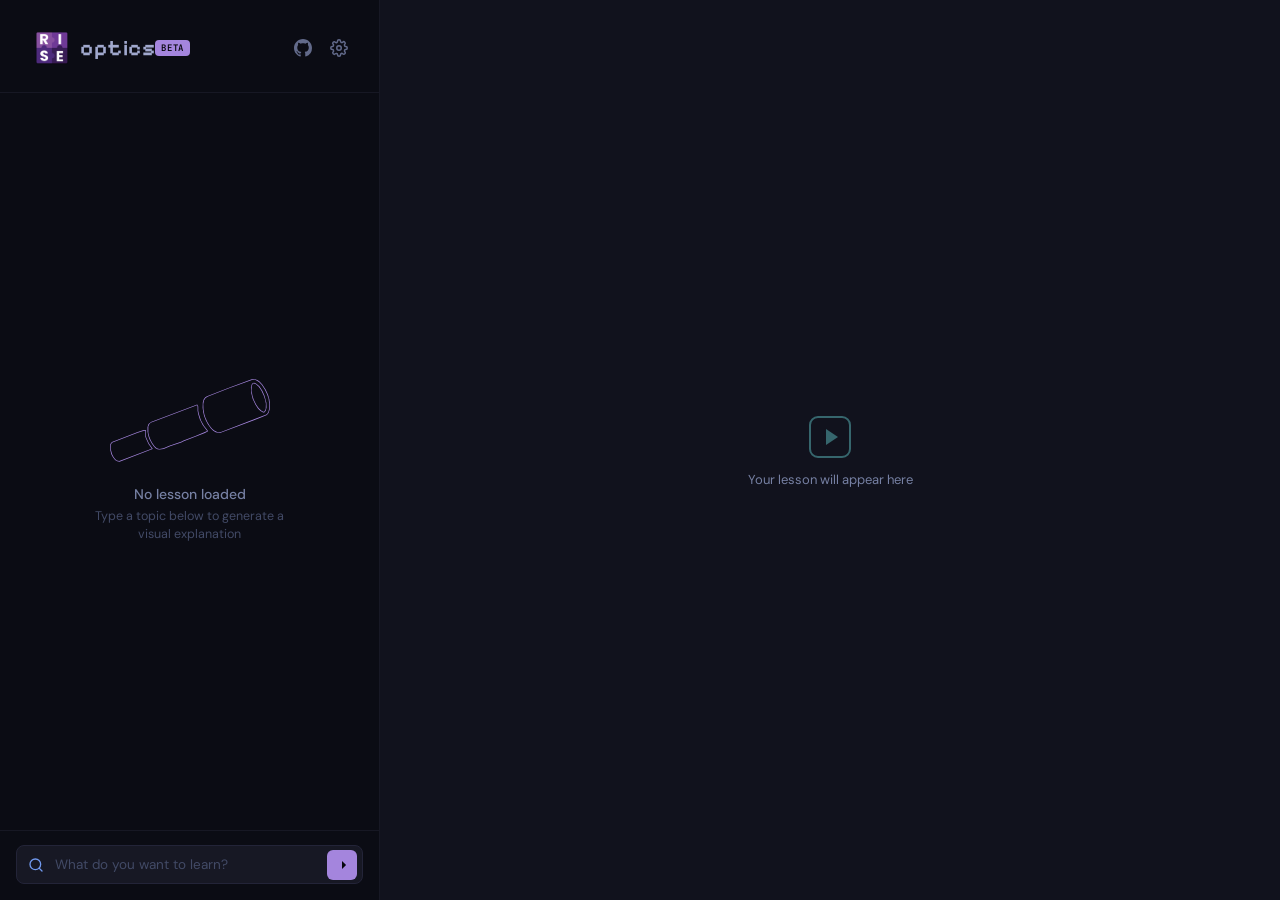
<file: frontend/index.html>
<!doctype html>
<html lang="en">
    <head>
        <meta charset="UTF-8" />
        <meta name="viewport" content="width=device-width, initial-scale=1.0" />
        <title>Optics</title>
        <link rel="icon" href="public/favicon.ico" type="image/x-icon" />
        <link rel="apple-touch-icon" href="public/favicon.ico" />
        <link rel="preconnect" href="https://fonts.googleapis.com" />
        <link rel="preconnect" href="https://fonts.gstatic.com" crossorigin />
        <link
            href="https://fonts.googleapis.com/css2?family=DM+Sans:ital,wght@0,300;0,400;0,500;0,600;0,700&family=JetBrains+Mono:wght@400;500&family=Pixelify+Sans:wght@400..700&display=swap"
            rel="stylesheet"
        />
        <link rel="stylesheet" href="styles.css" />
        <script src="script.js" defer></script>
    </head>
    <body>
        <aside class="sidebar">
            <div class="sidebar-header">
                <div class="logo-row">
                    <img src="public/Sticker.svg" alt="RISE" class="logo-img" />
                    <span class="logo-text">optics</span>
                    <span class="beta-tag">BETA</span>
                    <div class="header-actions">
                        <a href="https://github.com/risestem/project-optics" target="_blank" rel="noopener noreferrer" class="header-btn" title="GitHub">
                            <svg viewBox="0 0 24 24" fill="currentColor" width="20" height="20">
                                <path d="M12 0C5.37 0 0 5.37 0 12c0 5.31 3.435 9.795 8.205 11.385.6.105.825-.255.825-.57 0-.285-.015-1.23-.015-2.235-3.015.555-3.795-.735-4.035-1.41-.135-.345-.72-1.41-1.23-1.695-.42-.225-1.02-.78-.015-.795.945-.015 1.62.87 1.845 1.23 1.08 1.815 2.805 1.305 3.495.99.105-.78.42-1.305.765-1.605-2.67-.3-5.46-1.335-5.46-5.925 0-1.305.465-2.385 1.23-3.225-.12-.3-.54-1.53.12-3.18 0 0 1.005-.315 3.3 1.23.96-.27 1.98-.405 3-.405s2.04.135 3 .405c2.295-1.56 3.3-1.23 3.3-1.23.66 1.65.24 2.88.12 3.18.765.84 1.23 1.905 1.23 3.225 0 4.605-2.805 5.625-5.475 5.925.435.375.81 1.095.81 2.22 0 1.605-.015 2.895-.015 3.3 0 .315.225.69.825.57A12.02 12.02 0 0024 12c0-6.63-5.37-12-12-12z"/>
                            </svg>
                        </a>
                        <div class="settings-wrapper">
                            <button class="header-btn" id="settingsBtn" title="Settings">
                                <svg viewBox="0 0 24 24" fill="none" stroke="currentColor" stroke-width="2" stroke-linecap="round" stroke-linejoin="round" width="20" height="20">
                                    <circle cx="12" cy="12" r="3"/>
                                    <path d="M19.4 15a1.65 1.65 0 00.33 1.82l.06.06a2 2 0 010 2.83 2 2 0 01-2.83 0l-.06-.06a1.65 1.65 0 00-1.82-.33 1.65 1.65 0 00-1 1.51V21a2 2 0 01-4 0v-.09A1.65 1.65 0 009 19.4a1.65 1.65 0 00-1.82.33l-.06.06a2 2 0 01-2.83-2.83l.06-.06A1.65 1.65 0 004.68 15a1.65 1.65 0 00-1.51-1H3a2 2 0 010-4h.09A1.65 1.65 0 004.6 9a1.65 1.65 0 00-.33-1.82l-.06-.06a2 2 0 012.83-2.83l.06.06A1.65 1.65 0 009 4.68a1.65 1.65 0 001-1.51V3a2 2 0 014 0v.09a1.65 1.65 0 001 1.51 1.65 1.65 0 001.82-.33l.06-.06a2 2 0 012.83 2.83l-.06.06A1.65 1.65 0 0019.4 9a1.65 1.65 0 001.51 1H21a2 2 0 010 4h-.09a1.65 1.65 0 00-1.51 1z"/>
                                </svg>
                            </button>
                            <div class="settings-dropdown" id="settingsDropdown">
                                <div class="settings-dropdown-content">
                                    <div class="settings-item">
                                        <span class="settings-item-label">Appearance</span>
                                        <button class="theme-toggle" id="themeToggle" aria-label="Toggle light mode">
                                            <div class="theme-toggle-track">
                                                <svg class="theme-icon sun-icon" viewBox="0 0 24 24" fill="none" stroke="currentColor" stroke-width="2" stroke-linecap="round">
                                                    <circle cx="12" cy="12" r="5"/>
                                                    <line x1="12" y1="1" x2="12" y2="3"/>
                                                    <line x1="12" y1="21" x2="12" y2="23"/>
                                                    <line x1="4.22" y1="4.22" x2="5.64" y2="5.64"/>
                                                    <line x1="18.36" y1="18.36" x2="19.78" y2="19.78"/>
                                                    <line x1="1" y1="12" x2="3" y2="12"/>
                                                    <line x1="21" y1="12" x2="23" y2="12"/>
                                                    <line x1="4.22" y1="19.78" x2="5.64" y2="18.36"/>
                                                    <line x1="18.36" y1="5.64" x2="19.78" y2="4.22"/>
                                                </svg>
                                                <svg class="theme-icon moon-icon" viewBox="0 0 24 24" fill="none" stroke="currentColor" stroke-width="2" stroke-linecap="round">
                                                    <path d="M21 12.79A9 9 0 1111.21 3 7 7 0 0021 12.79z"/>
                                                </svg>
                                                <div class="theme-toggle-thumb"></div>
                                            </div>
                                        </button>
                                    </div>
                                </div>
                            </div>
                        </div>
                    </div>
                </div>
            </div>

            <div class="steps-container" id="stepsContainer">
                <div class="empty-state" id="emptyState">
                    <div class="empty-logo">
                        <svg
                            xmlns="http://www.w3.org/2000/svg"
                            viewBox="0 0 981 508"
                            fill="none"
                        >
                            <path
                                d="M 220 312 L 207 313 L 166 327 L 12 387 L 5 394 L 1 403 L 0 429 L 8 461 L 16 477 L 26 491 L 33 498 L 44 505 L 59 507 L 261 430 L 261 426 L 239 396 L 223 360 L 220 350 Z M 216 317 L 216 351 L 220 364 L 236 399 L 255 425 L 255 428 L 57 503 L 48 502 L 40 498 L 31 490 L 21 477 L 13 462 L 4 429 L 5 404 L 9 396 L 15 390 L 170 330 L 208 317 Z M 535 156 L 251 263 L 238 274 L 234 281 L 230 296 L 230 323 L 236 352 L 242 369 L 256 396 L 269 414 L 279 424 L 291 431 L 303 433 L 329 429 L 368 413 L 437 389 L 452 381 L 582 331 L 601 320 L 598 314 L 576 287 L 558 254 L 545 215 L 541 194 L 541 168 Z M 533 161 L 537 169 L 537 194 L 541 216 L 551 248 L 569 284 L 596 319 L 524 350 L 451 377 L 436 385 L 364 410 L 328 425 L 305 429 L 295 428 L 285 423 L 273 412 L 258 391 L 247 370 L 240 351 L 235 329 L 235 291 L 241 277 L 249 269 Z M 877 24 L 870 30 L 864 49 L 866 86 L 875 122 L 892 158 L 908 182 L 921 195 L 939 205 L 946 205 L 955 195 L 960 175 L 959 145 L 947 101 L 934 72 L 916 45 L 895 27 L 884 23 Z M 878 28 L 883 27 L 895 32 L 912 47 L 928 70 L 943 102 L 951 127 L 956 152 L 955 181 L 953 189 L 945 201 L 940 201 L 929 195 L 912 180 L 897 158 L 881 126 L 873 100 L 868 70 L 869 44 L 873 33 Z M 917 16 L 906 8 L 890 1 L 869 2 L 717 58 L 595 106 L 584 112 L 574 126 L 569 144 L 568 176 L 571 201 L 577 227 L 587 253 L 600 278 L 619 304 L 633 317 L 648 326 L 662 330 L 678 330 L 929 235 L 962 221 L 972 209 L 979 187 L 980 147 L 977 124 L 969 97 L 955 66 L 934 34 Z M 915 20 L 931 37 L 949 64 L 963 93 L 972 120 L 976 148 L 975 186 L 971 201 L 965 212 L 959 218 L 681 325 L 662 326 L 654 324 L 639 316 L 626 305 L 611 287 L 597 264 L 584 235 L 578 215 L 573 186 L 572 154 L 577 130 L 586 116 L 601 108 L 726 59 L 870 6 L 889 5 L 901 10 Z"
                                fill="currentColor"
                                fill-rule="evenodd"
                            />
                        </svg>
                    </div>
                    <h3>No lesson loaded</h3>
                    <p>Type a topic below to generate a visual explanation</p>
                </div>
            </div>

            <div class="sidebar-footer">
                <form class="search-box" id="promptForm">
                    <svg
                        class="search-icon"
                        viewBox="0 0 24 24"
                        fill="none"
                        stroke="currentColor"
                        stroke-width="2"
                        stroke-linecap="round"
                    >
                        <circle cx="11" cy="11" r="8" />
                        <line x1="21" y1="21" x2="16.65" y2="16.65" />
                    </svg>
                    <input
                        type="text"
                        id="promptInput"
                        placeholder="What do you want to learn?"
                        autocomplete="off"
                    />
                    <button type="submit" class="search-submit">
                        <svg viewBox="0 0 24 24">
                            <path d="M5 12h14M12 5l7 7-7 7" />
                        </svg>
                    </button>
                </form>
            </div>
        </aside>

        <main class="main-content">
            <div class="video-wrapper" id="videoWrapper">
                <div class="video-placeholder" id="videoPlaceholder">
                    <svg
                        viewBox="0 0 24 24"
                        fill="none"
                        stroke="currentColor"
                        stroke-width="1"
                        stroke-linecap="round"
                    >
                        <rect x="2" y="2" width="20" height="20" rx="4" />
                        <polygon
                            points="10 8 16 12 10 16 10 8"
                            fill="currentColor"
                            stroke="none"
                        />
                    </svg>
                    <span>Your lesson will appear here</span>
                </div>
            </div>
            <div class="progress-bar" id="progressBar" style="display: none">
                <div class="progress-fill" id="progressFill"></div>
            </div>
        </main>
    </body>
</html>
</file>
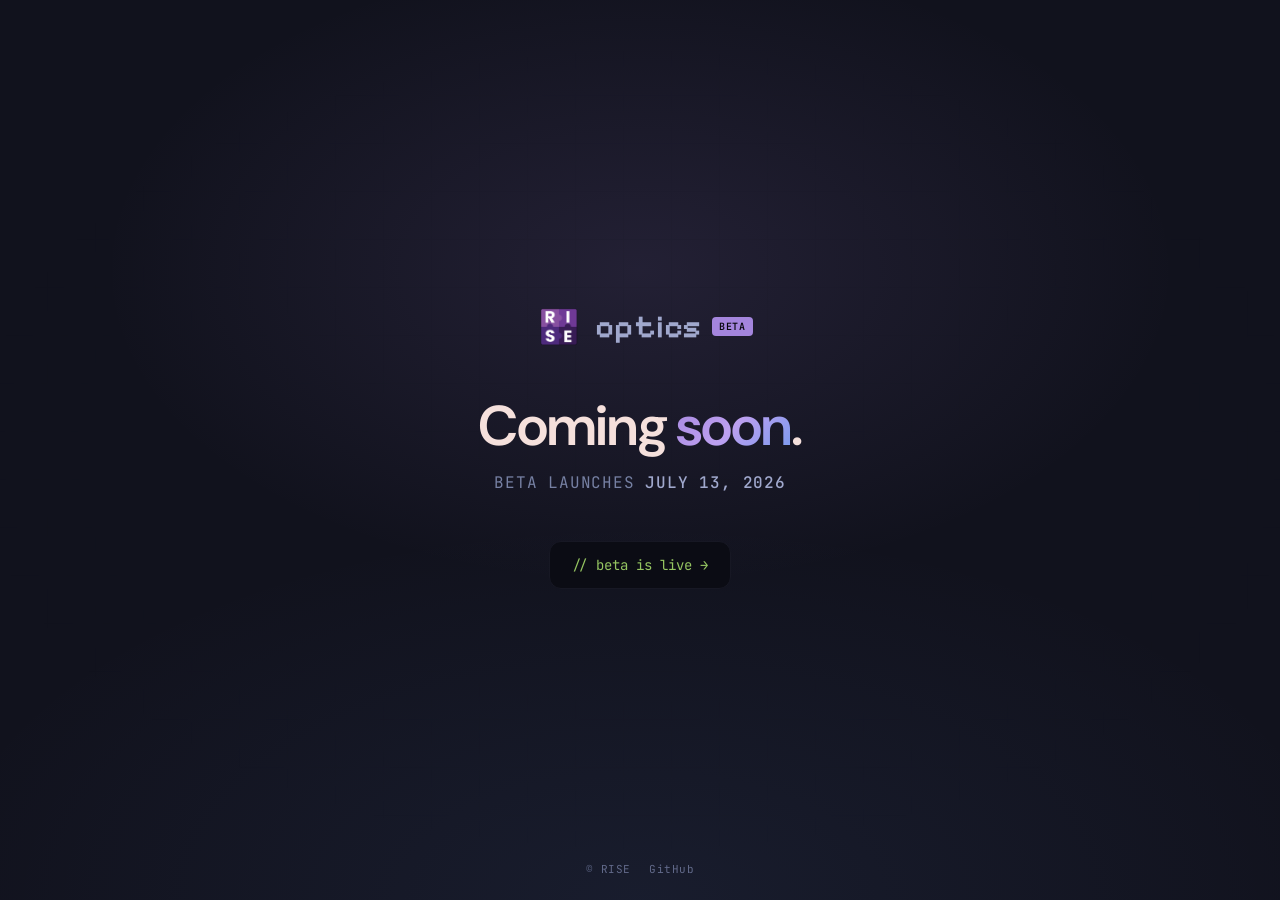
<file: frontend/teaser/index.html>
<!doctype html>
<html lang="en">
    <head>
        <meta charset="UTF-8" />
        <meta name="viewport" content="width=device-width, initial-scale=1.0" />
        <title>Optics — Beta Coming Soon</title>
        <meta name="description" content="Optics beta launches July 13." />
        <link rel="icon" href="assets/favicon.ico" type="image/x-icon" />
        <link rel="apple-touch-icon" href="assets/favicon.ico" />
        <link rel="preconnect" href="https://fonts.googleapis.com" />
        <link rel="preconnect" href="https://fonts.gstatic.com" crossorigin />
        <link
            href="https://fonts.googleapis.com/css2?family=DM+Sans:ital,wght@0,300;0,400;0,500;0,600;0,700&family=JetBrains+Mono:wght@400;500;600&family=Pixelify+Sans:wght@400..700&display=swap"
            rel="stylesheet"
        />
        <style>
            :root {
                --rosewater: #f5e0dc;
                --flamingo: #ee6d85;
                --pink: #d57eeb;
                --mauve: #a485dd;
                --red: #ee6d85;
                --peach: #f6955b;
                --yellow: #d7a65f;
                --green: #95c561;
                --teal: #63cdcf;
                --sapphire: #7199ee;
                --blue: #7199ee;
                --lavender: #bda0f0;
                --text: #a0a8cd;
                --subtext1: #8b94bd;
                --subtext0: #7680a3;
                --overlay2: #626a8a;
                --overlay1: #525a78;
                --overlay0: #424a66;
                --surface2: #2e2f45;
                --surface1: #232438;
                --surface0: #171824;
                --base: #11121d;
                --mantle: #0b0c14;
                --crust: #06070c;
            }

            * {
                margin: 0;
                padding: 0;
                box-sizing: border-box;
            }

            html,
            body {
                height: 100%;
            }

            body {
                font-family: "DM Sans", sans-serif;
                background: var(--base);
                color: var(--text);
                min-height: 100vh;
                overflow: hidden;
                display: flex;
                flex-direction: column;
                align-items: center;
                justify-content: center;
                position: relative;
                padding: 24px;
            }

            /* Subtle radial backdrop */
            body::before {
                content: "";
                position: absolute;
                inset: 0;
                background:
                    radial-gradient(
                        ellipse 60% 50% at 50% 30%,
                        rgba(164, 133, 221, 0.12),
                        transparent 70%
                    ),
                    radial-gradient(
                        ellipse 80% 60% at 50% 100%,
                        rgba(113, 153, 238, 0.08),
                        transparent 70%
                    );
                pointer-events: none;
                z-index: 0;
            }

            /* Faint grid */
            body::after {
                content: "";
                position: absolute;
                inset: 0;
                background-image:
                    linear-gradient(var(--surface0) 1px, transparent 1px),
                    linear-gradient(
                        90deg,
                        var(--surface0) 1px,
                        transparent 1px
                    );
                background-size: 48px 48px;
                background-position: -1px -1px;
                mask-image: radial-gradient(
                    ellipse 70% 60% at 50% 50%,
                    rgba(0, 0, 0, 0.4),
                    transparent 75%
                );
                -webkit-mask-image: radial-gradient(
                    ellipse 70% 60% at 50% 50%,
                    rgba(0, 0, 0, 0.4),
                    transparent 75%
                );
                opacity: 0.5;
                pointer-events: none;
                z-index: 0;
            }

            .container {
                position: relative;
                z-index: 1;
                display: flex;
                flex-direction: column;
                align-items: center;
                text-align: center;
                max-width: 720px;
                width: 100%;
                animation: fade-up 0.8s cubic-bezier(0.25, 0.8, 0.25, 1) both;
            }

            @keyframes fade-up {
                from {
                    opacity: 0;
                    transform: translateY(12px);
                }
                to {
                    opacity: 1;
                    transform: translateY(0);
                }
            }

            .logo-row {
                display: flex;
                align-items: center;
                gap: 4px;
                margin-bottom: 36px;
            }

            .logo-img {
                width: 64px;
                height: 64px;
                object-fit: contain;
                image-rendering: pixelated;
                image-rendering: crisp-edges;
            }

            .logo-text {
                font-family: "Pixelify Sans", "DM Sans", sans-serif;
                font-size: 32px;
                font-weight: 600;
                letter-spacing: 0.5px;
                color: var(--text);
            }

            .beta-tag {
                font-family: "JetBrains Mono", monospace;
                font-size: 10px;
                font-weight: 600;
                letter-spacing: 0.8px;
                padding: 3px 7px;
                border-radius: 4px;
                background: var(--mauve);
                color: var(--crust);
                margin-left: 6px;
                align-self: center;
            }

            h1 {
                font-family: "DM Sans", sans-serif;
                font-size: clamp(32px, 6vw, 56px);
                font-weight: 600;
                line-height: 1.1;
                letter-spacing: -0.02em;
                color: var(--rosewater);
                margin-bottom: 16px;
            }

            h1 .accent {
                background: linear-gradient(
                    135deg,
                    var(--mauve) 0%,
                    var(--lavender) 50%,
                    var(--sapphire) 100%
                );
                -webkit-background-clip: text;
                background-clip: text;
                -webkit-text-fill-color: transparent;
                color: transparent;
            }

            .subtitle {
                font-size: clamp(14px, 2vw, 16px);
                color: var(--subtext0);
                margin-bottom: 48px;
                font-family: "JetBrains Mono", monospace;
                letter-spacing: 0.05em;
            }

            .subtitle .date {
                color: var(--text);
                font-weight: 500;
            }

            .countdown {
                display: flex;
                gap: 12px;
                flex-wrap: wrap;
                justify-content: center;
                margin-bottom: 16px;
            }

            .unit {
                background: var(--mantle);
                border: 1px solid var(--surface0);
                border-radius: 14px;
                padding: 20px 24px;
                min-width: 96px;
                display: flex;
                flex-direction: column;
                align-items: center;
                gap: 6px;
                transition:
                    border-color 0.3s ease,
                    transform 0.3s ease;
            }

            .unit:hover {
                border-color: var(--surface2);
                transform: translateY(-2px);
            }

            .unit-value {
                font-family: "JetBrains Mono", monospace;
                font-size: clamp(28px, 5vw, 40px);
                font-weight: 600;
                color: var(--rosewater);
                line-height: 1;
                font-variant-numeric: tabular-nums;
            }

            .unit-label {
                font-family: "JetBrains Mono", monospace;
                font-size: 10px;
                font-weight: 500;
                letter-spacing: 0.15em;
                text-transform: uppercase;
                color: var(--overlay2);
            }

            .launched {
                font-family: "JetBrains Mono", monospace;
                font-size: 14px;
                color: var(--green);
                padding: 14px 22px;
                border: 1px solid var(--surface0);
                border-radius: 12px;
                background: var(--mantle);
            }

            .footer {
                position: absolute;
                bottom: 24px;
                left: 0;
                right: 0;
                display: flex;
                justify-content: center;
                gap: 18px;
                font-family: "JetBrains Mono", monospace;
                font-size: 11px;
                color: var(--overlay1);
                z-index: 1;
                letter-spacing: 0.05em;
            }

            .footer a {
                color: var(--overlay2);
                text-decoration: none;
                transition: color 0.15s ease;
            }

            .footer a:hover {
                color: var(--text);
            }

            @media (max-width: 540px) {
                .unit {
                    min-width: 76px;
                    padding: 16px 14px;
                }
                .countdown {
                    gap: 8px;
                }
                .logo-row {
                    margin-bottom: 28px;
                }
            }
        </style>
    </head>
    <body>
        <div class="container">
            <div class="logo-row">
                <img
                    src="assets/Sticker.svg"
                    alt="Optics"
                    class="logo-img"
                />
                <span class="logo-text">optics</span>
                <span class="beta-tag">BETA</span>
            </div>

            <h1>Coming <span class="accent">soon</span>.</h1>
            <p class="subtitle">
                BETA LAUNCHES <span class="date">JULY 13, 2026</span>
            </p>

            <div class="countdown" id="countdown" aria-live="polite">
                <div class="unit">
                    <span class="unit-value" id="days">00</span>
                    <span class="unit-label">Days</span>
                </div>
                <div class="unit">
                    <span class="unit-value" id="hours">00</span>
                    <span class="unit-label">Hours</span>
                </div>
                <div class="unit">
                    <span class="unit-value" id="minutes">00</span>
                    <span class="unit-label">Minutes</span>
                </div>
                <div class="unit">
                    <span class="unit-value" id="seconds">00</span>
                    <span class="unit-label">Seconds</span>
                </div>
            </div>
        </div>

        <div class="footer">
            <span
                >©
                <a
                    href="https://risestem.org"
                    target="_blank"
                    rel="noopener noreferrer"
                    >RISE</a
                ></span
            >
            <a
                href="https://github.com/risestem/project-optics"
                target="_blank"
                rel="noopener noreferrer"
                >GitHub</a
            >
        </div>

        <script>
            const target = new Date("2026-07-13T00:00:00").getTime();
            const $days = document.getElementById("days");
            const $hours = document.getElementById("hours");
            const $minutes = document.getElementById("minutes");
            const $seconds = document.getElementById("seconds");
            const $countdown = document.getElementById("countdown");

            const pad = (n) => String(n).padStart(2, "0");

            function tick() {
                const diff = target - Date.now();
                if (diff <= 0) {
                    $countdown.innerHTML =
                        '<div class="launched">// beta is live →</div>';
                    return false;
                }
                const days = Math.floor(diff / 86400000);
                const hours = Math.floor((diff / 3600000) % 24);
                const minutes = Math.floor((diff / 60000) % 60);
                const seconds = Math.floor((diff / 1000) % 60);
                $days.textContent = pad(days);
                $hours.textContent = pad(hours);
                $minutes.textContent = pad(minutes);
                $seconds.textContent = pad(seconds);
                return true;
            }

            tick();
            const interval = setInterval(() => {
                if (!tick()) clearInterval(interval);
            }, 1000);
        </script>
    </body>
</html>
</file>
<file: frontend/styles.css>
:root {
    /* Tokyodark */
    --rosewater: #f5e0dc;
    --flamingo: #ee6d85;
    --pink: #d57eeb;
    --mauve: #a485dd;
    --red: #ee6d85;
    --maroon: #e06c75;
    --peach: #f6955b;
    --yellow: #d7a65f;
    --green: #95c561;
    --teal: #63cdcf;
    --sky: #63cdcf;
    --sapphire: #7199ee;
    --blue: #7199ee;
    --lavender: #bda0f0;
    --text: #a0a8cd;
    --subtext1: #8b94bd;
    --subtext0: #7680a3;
    --overlay2: #626a8a;
    --overlay1: #525a78;
    --overlay0: #424a66;
    --surface2: #2e2f45;
    --surface1: #232438;
    --surface0: #171824;
    --base: #11121d;
    --mantle: #0b0c14;
    --crust: #06070c;
}

[data-theme="light"] {
    /* Tokyo Night Light */
    --rosewater: #f5e0dc;
    --flamingo: #d63e6c;
    --pink: #b946a8;
    --mauve: #7847bd;
    --red: #c0302e;
    --maroon: #b4434e;
    --peach: #b15c00;
    --yellow: #8f6a18;
    --green: #4e7a2d;
    --teal: #118c8e;
    --sky: #118c8e;
    --sapphire: #3660c1;
    --blue: #3660c1;
    --lavender: #9266d0;
    --text: #1a1e33;
    --subtext1: #2e3450;
    --subtext0: #434968;
    --overlay2: #6a7194;
    --overlay1: #8189aa;
    --overlay0: #959dbd;
    --surface2: #c4c8dd;
    --surface1: #d8dbed;
    --surface0: #e4e7f4;
    --base: #d5d6db;
    --mantle: #e9eaf0;
    --crust: #f0f1f5;
}

[data-theme="light"] .search-box input {
    background: #fff;
    border-color: var(--surface2);
    box-shadow: 0 1px 3px rgba(0, 0, 0, 0.08);
}

[data-theme="light"] .search-box input:focus {
    border-color: var(--mauve);
    box-shadow: 0 0 0 3px rgba(120, 71, 189, 0.12);
}

[data-theme="light"] .settings-dropdown {
    box-shadow: 0 8px 24px rgba(0, 0, 0, 0.12);
}

* {
    margin: 0;
    padding: 0;
    box-sizing: border-box;
}

body {
    font-family: "DM Sans", sans-serif;
    background: var(--base);
    color: var(--text);
    height: 100vh;
    overflow: hidden;
    display: flex;
}

/* Theme transition — View Transition API, radial from top-right */
::view-transition-old(root),
::view-transition-new(root) {
    animation: none;
    mix-blend-mode: normal;
}

::view-transition-new(root) {
    clip-path: circle(0% at 100% 0%);
    animation: theme-reveal 1s cubic-bezier(0.25, 0.8, 0.25, 1) forwards;
}

@keyframes theme-reveal {
    to {
        clip-path: circle(150% at 100% 0%);
    }
}

.sidebar {
    width: 380px;
    min-width: 380px;
    height: 100vh;
    background: var(--mantle);
    border-right: 1px solid var(--surface0);
    display: flex;
    flex-direction: column;
    overflow: hidden;
}

.sidebar-header {
    padding: 20px 24px 16px;
    border-bottom: 1px solid var(--surface0);
}

.logo-row {
    display: flex;
    align-items: center;
}

.sidebar-footer {
    padding: 14px 16px 16px;
    border-top: 1px solid var(--surface0);
    background: var(--mantle);
}

.logo-img {
    width: 56px;
    height: 56px;
    display: block;
    object-fit: contain;
    margin-right: 0px;
    image-rendering: pixelated;
    image-rendering: crisp-edges;
}

.logo-text {
    font-family: "Pixelify Sans", "DM Sans", sans-serif;
    font-size: 22px;
    font-weight: 600;
    letter-spacing: 0.5px;
    color: var(--text);
}

.beta-tag {
    font-family: "JetBrains Mono", monospace;
    font-size: 9px;
    font-weight: 600;
    letter-spacing: 0.8px;
    padding: 2px 6px;
    border-radius: 4px;
    background: var(--mauve);
    color: var(--crust);
}

.header-actions {
    display: flex;
    align-items: center;
    gap: 4px;
    margin-left: auto;
}

.header-btn {
    display: flex;
    align-items: center;
    justify-content: center;
    width: 32px;
    height: 32px;
    border: none;
    border-radius: 8px;
    background: transparent;
    color: var(--overlay2);
    cursor: pointer;
    transition: background 0.15s, color 0.15s;
    text-decoration: none;
}

.header-btn:hover {
    background: var(--surface1);
    color: var(--text);
}

.header-btn svg {
    width: 18px;
    height: 18px;
}

/* Settings wrapper for positioning dropdown */
.settings-wrapper {
    position: relative;
}

/* Cog spin */
#settingsBtn svg {
    transition: transform 0.4s cubic-bezier(0.34, 1.56, 0.64, 1);
}

#settingsBtn.active svg {
    transform: rotate(120deg);
}

#settingsBtn.active {
    background: var(--surface1);
    color: var(--text);
}

/* Settings dropdown */
.settings-dropdown {
    position: absolute;
    top: calc(100% + 8px);
    right: 0;
    width: 220px;
    background: var(--surface0);
    border: 1px solid var(--surface2);
    border-radius: 12px;
    box-shadow: 0 8px 24px rgba(0, 0, 0, 0.35);
    opacity: 0;
    transform: translateY(-8px) scale(0.95);
    transform-origin: top right;
    pointer-events: none;
    transition: opacity 0.3s cubic-bezier(0.34, 1.56, 0.64, 1),
                transform 0.3s cubic-bezier(0.34, 1.56, 0.64, 1);
    z-index: 100;
}

.settings-dropdown.open {
    opacity: 1;
    transform: translateY(0) scale(1);
    pointer-events: auto;
}

.settings-dropdown-content {
    padding: 8px;
}

/* Settings menu item */
.settings-item {
    display: flex;
    align-items: center;
    justify-content: space-between;
    padding: 8px 10px;
    border-radius: 8px;
}

.settings-item-label {
    font-size: 13px;
    font-weight: 500;
    color: var(--text);
}

/* Sun/Moon toggle switch */
.theme-toggle {
    background: none;
    border: none;
    padding: 0;
    cursor: pointer;
}

.theme-toggle-track {
    position: relative;
    width: 52px;
    height: 28px;
    background: var(--surface2);
    border-radius: 14px;
    transition: background 0.3s ease;
    display: flex;
    align-items: center;
    justify-content: space-between;
    padding: 0 6px;
}

.theme-toggle-thumb {
    position: absolute;
    top: 3px;
    left: 3px;
    width: 22px;
    height: 22px;
    background: var(--mantle);
    border-radius: 50%;
    transition: transform 0.35s cubic-bezier(0.34, 1.56, 0.64, 1);
    z-index: 2;
}

.theme-toggle.active .theme-toggle-track {
    background: var(--yellow);
}

.theme-toggle.active .theme-toggle-thumb {
    transform: translateX(24px);
    background: #fff;
}

.theme-icon {
    width: 14px;
    height: 14px;
    position: relative;
    z-index: 1;
    transition: opacity 0.25s ease, transform 0.35s cubic-bezier(0.34, 1.56, 0.64, 1);
}

.sun-icon {
    color: var(--overlay2);
    opacity: 0.5;
    transform: rotate(-30deg) scale(0.8);
}

.moon-icon {
    color: var(--overlay2);
    opacity: 1;
}

.theme-toggle.active .sun-icon {
    color: var(--mantle);
    opacity: 1;
    transform: rotate(0deg) scale(1);
}

.theme-toggle.active .moon-icon {
    opacity: 0;
    transform: rotate(30deg) scale(0.8);
}

.search-box {
    position: relative;
}

.search-box input {
    width: 100%;
    padding: 10px 14px 10px 38px;
    background: var(--surface0);
    border: 1px solid var(--surface1);
    border-radius: 8px;
    color: var(--text);
    font-family: "DM Sans", sans-serif;
    font-size: 13.5px;
    outline: none;
    transition: border-color 0.15s;
}

.search-box input::placeholder {
    color: var(--overlay0);
}

.search-box input:focus {
    border-color: var(--mauve);
}

.search-icon {
    position: absolute;
    left: 12px;
    top: 50%;
    transform: translateY(-50%);
    width: 16px;
    height: 16px;
    color: var(--sapphire);
}

.search-submit {
    position: absolute;
    right: 6px;
    top: 50%;
    transform: translateY(-50%);
    background: var(--mauve);
    border: none;
    border-radius: 6px;
    width: 30px;
    height: 30px;
    display: flex;
    align-items: center;
    justify-content: center;
    cursor: pointer;
    transition: background 0.15s;
}

.search-submit:hover {
    background: var(--lavender);
}

.search-submit svg {
    width: 14px;
    height: 14px;
    fill: var(--crust);
}

.steps-container {
    flex: 1;
    overflow-y: auto;
    padding: 8px;
    display: flex;
    flex-direction: column;
    position: relative;
    scrollbar-width: thin;
    scrollbar-color: var(--surface1) transparent;
}

.loading-topic {
    position: absolute;
    top: 8px;
    left: 8px;
    right: 8px;
    animation: topic-enter 0.9s cubic-bezier(0.2, 0.8, 0.2, 1);
}

@keyframes topic-enter {
    0% {
        opacity: 0;
        transform: translateY(-16px);
        color: var(--mauve);
    }
    40% {
        opacity: 1;
        color: var(--mauve);
    }
    100% {
        opacity: 1;
        transform: translateY(0);
        color: var(--overlay0);
    }
}

@keyframes loading-enter {
    0% {
        opacity: 0;
        transform: translateY(12px);
    }
    100% {
        opacity: 1;
        transform: translateY(0);
    }
}

.steps-list {
    width: 100%;
}

.steps-container::-webkit-scrollbar {
    width: 4px;
}
.steps-container::-webkit-scrollbar-track {
    background: transparent;
}
.steps-container::-webkit-scrollbar-thumb {
    background: var(--surface1);
    border-radius: 4px;
}

.empty-state {
    flex: 1;
    display: flex;
    flex-direction: column;
    align-items: center;
    justify-content: center;
    text-align: center;
    padding: 40px 24px;
}

.empty-icon {
    width: 44px;
    height: 44px;
    border-radius: 10px;
    background: var(--surface0);
    display: flex;
    align-items: center;
    justify-content: center;
    margin-bottom: 14px;
}

.empty-icon svg {
    width: 20px;
    height: 20px;
    color: var(--overlay0);
}

.error-state .empty-icon {
    background: transparent;
    border: 1px solid var(--flamingo);
}

.error-state .empty-icon svg {
    color: var(--flamingo);
}

.error-state h3 {
    color: var(--flamingo);
}

.error-state p {
    color: var(--maroon);
}

.empty-logo {
    width: 160px;
    margin-bottom: 18px;
    color: var(--mauve);
}

.empty-logo svg {
    width: 100%;
    height: auto;
}

.empty-state h3 {
    font-size: 14px;
    font-weight: 500;
    color: var(--subtext0);
    margin-bottom: 4px;
}

.empty-state p {
    font-size: 12.5px;
    color: var(--overlay0);
    line-height: 1.5;
    max-width: 220px;
}

.topic-label {
    padding: 10px 14px 6px;
    font-size: 11px;
    font-weight: 600;
    letter-spacing: 0.8px;
    text-transform: uppercase;
    color: var(--overlay0);
}

.step-card {
    padding: 12px 14px;
    margin-bottom: 2px;
    border-radius: 8px;
    border-left: 2px solid transparent;
    cursor: pointer;
    transition:
        background 0.15s,
        border-color 0.15s;
    animation: step-drop 0.55s cubic-bezier(0.34, 1.56, 0.4, 1) backwards;
    animation-delay: calc(var(--step-index, 0) * 90ms + 180ms);
    transform-origin: top center;
}

@keyframes step-drop {
    0% {
        opacity: 0;
        transform: translateY(-22px) scale(0.96);
    }
    60% {
        opacity: 1;
        transform: translateY(3px) scale(1.02);
    }
    80% {
        transform: translateY(-1px) scale(0.995);
    }
    100% {
        opacity: 1;
        transform: translateY(0) scale(1);
    }
}

.step-card:hover {
    background: var(--surface0);
}

.step-card.active {
    background: var(--surface0);
    border-left-color: var(--mauve);
}

.step-card.active .step-indicator {
    background: var(--mauve);
    color: var(--crust);
    border-color: var(--mauve);
}

.step-top {
    display: flex;
    align-items: center;
    gap: 10px;
    margin-bottom: 6px;
}

.step-indicator {
    width: 22px;
    height: 22px;
    border-radius: 5px;
    border: 1px solid var(--surface2);
    background: var(--surface0);
    display: flex;
    align-items: center;
    justify-content: center;
    font-size: 11px;
    font-weight: 600;
    font-family: "JetBrains Mono", monospace;
    color: var(--subtext0);
    flex-shrink: 0;
    transition: all 0.15s;
}

.step-timestamp {
    font-family: "JetBrains Mono", monospace;
    font-size: 11px;
    color: var(--overlay0);
    margin-left: auto;
}

.step-card.active .step-timestamp {
    color: var(--mauve);
}

.step-explanation {
    font-size: 13px;
    line-height: 1.5;
    color: var(--subtext0);
    padding-left: 32px;
}

.step-card.active .step-explanation {
    color: var(--text);
}

.loading-container {
    flex: 1;
    display: flex;
    flex-direction: column;
    align-items: center;
    justify-content: center;
    padding: 40px 24px;
    animation: loading-enter 0.8s cubic-bezier(0.2, 0.8, 0.2, 1);
}

.loading-title {
    font-size: 14px;
    font-weight: 500;
    color: var(--subtext0);
    margin-top: 18px;
    margin-bottom: 4px;
}

.loading-subtitle {
    font-size: 12.5px;
    color: var(--overlay0);
    line-height: 1.5;
    max-width: 220px;
    text-align: center;
}

.loading-logo {
    width: 160px;
    color: var(--mauve);
}

.loading-logo svg {
    width: 100%;
    height: auto;
}

.loading-logo .dot {
    animation: dot-pulse 2.4s ease-in-out infinite;
}

.loading-logo .dot-1 {
    animation-delay: 0s;
}
.loading-logo .dot-2 {
    animation-delay: 0.4s;
}
.loading-logo .dot-3 {
    animation-delay: 0.8s;
}

@keyframes dot-pulse {
    0%,
    70%,
    100% {
        opacity: 0.15;
    }
    35% {
        opacity: 1;
    }
}

.loading-text {
    font-size: 13px;
    color: var(--overlay0);
}

.main-content {
    flex: 1;
    display: flex;
    align-items: center;
    justify-content: center;
    background: var(--base);
    position: relative;
    overflow: hidden;
}

.video-wrapper {
    width: 100%;
    height: 100%;
    display: flex;
    align-items: center;
    justify-content: center;
    padding: 32px;
}

.video-wrapper video {
    max-width: 100%;
    max-height: 100%;
    border-radius: 8px;
    background: var(--crust);
    cursor: pointer;
}

.video-placeholder {
    display: flex;
    flex-direction: column;
    align-items: center;
    justify-content: center;
    gap: 10px;
    color: var(--teal);
}

.video-placeholder svg {
    width: 48px;
    height: 48px;
    opacity: 0.45;
}

.video-placeholder span {
    font-size: 13px;
    color: var(--subtext0);
}

.progress-bar {
    position: absolute;
    bottom: 0;
    left: 0;
    right: 0;
    height: 2px;
    background: var(--surface0);
}

.progress-fill {
    height: 100%;
    background: var(--mauve);
    width: 0%;
    transition: width 0.3s linear;
}
</file>
